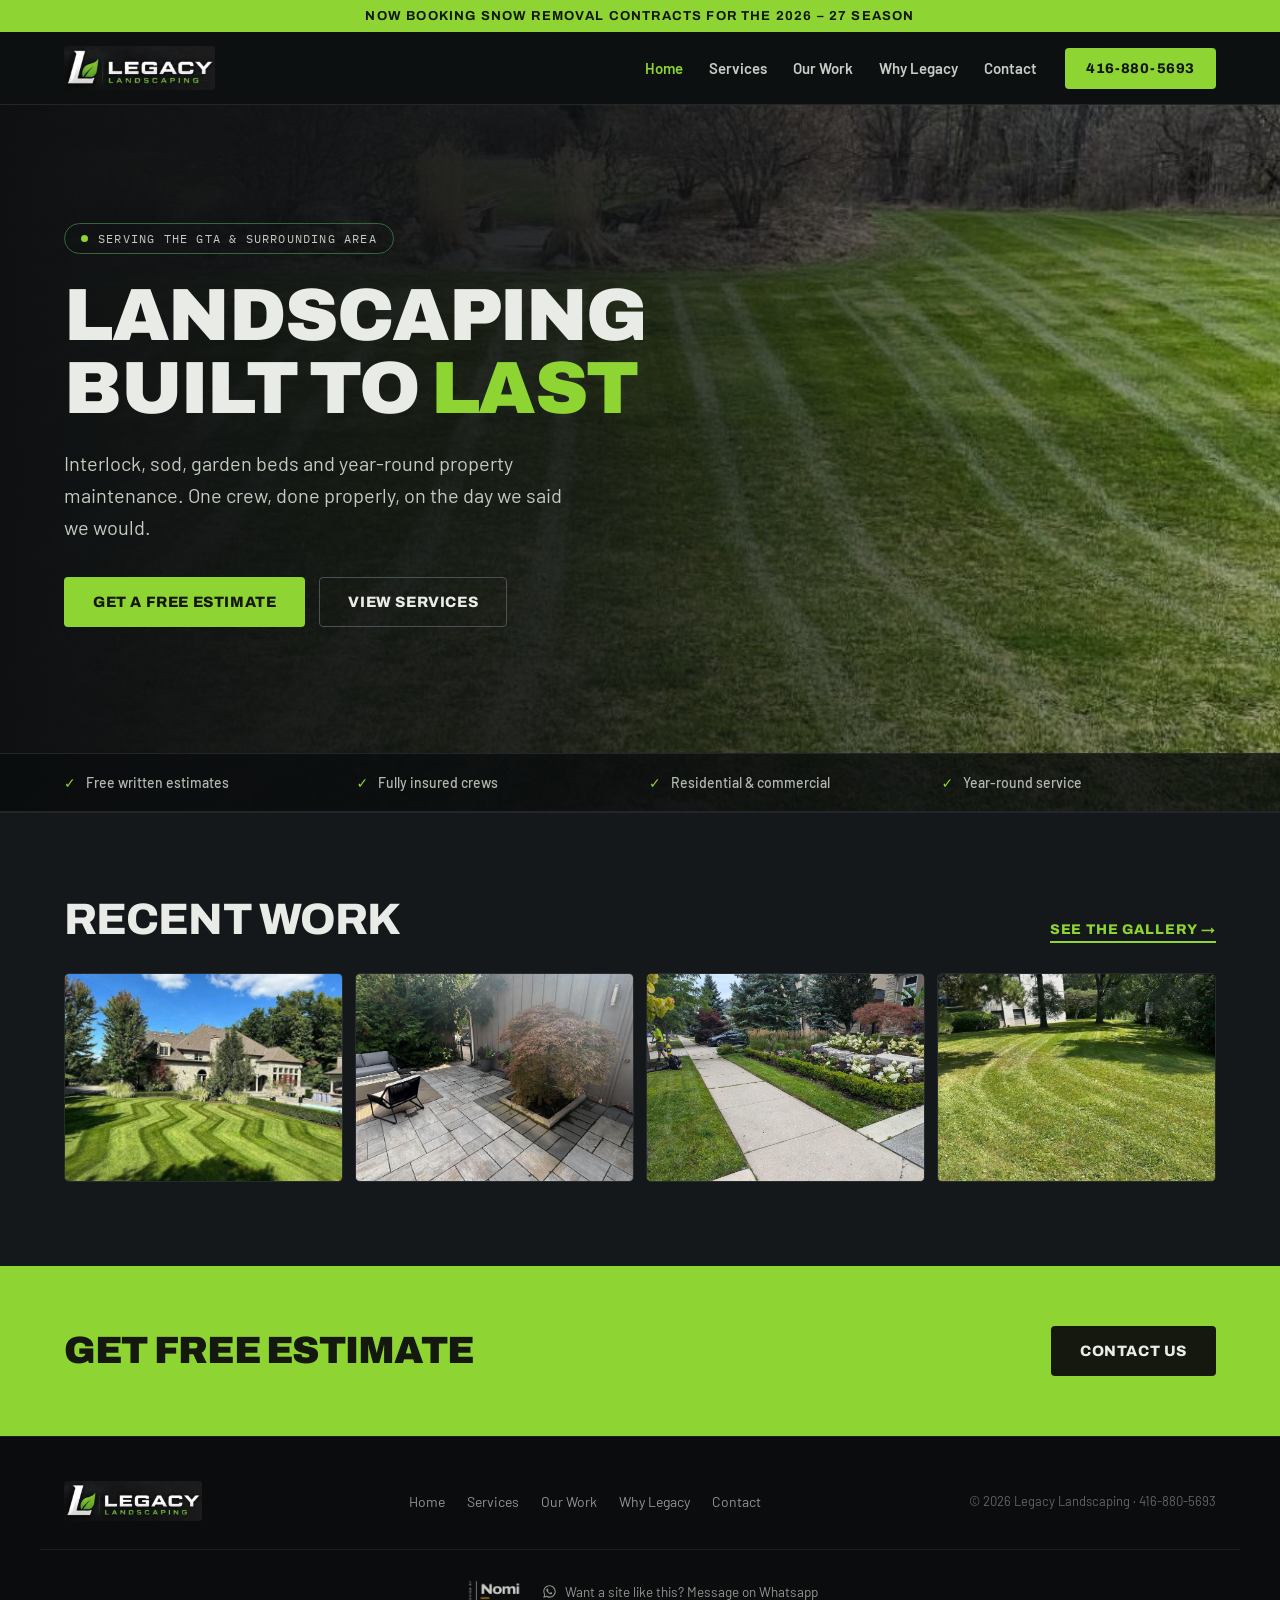
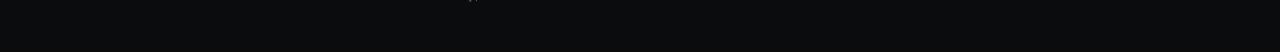
<file: index.html>
<!DOCTYPE html>
<html lang="en">
<head>
<meta charset="utf-8">
<meta name="viewport" content="width=device-width, initial-scale=1">
<title>Legacy Landscaping — Landscaping, Interlock &amp; Snow Removal</title>
<meta name="description" content="Landscaping, interlock, sod, garden beds, junk and snow removal. Free written estimates. Call 416-880-5693.">
<link rel="icon" href="assets/logo.jpg">
<link rel="preconnect" href="https://fonts.googleapis.com">
<link rel="preconnect" href="https://fonts.gstatic.com" crossorigin>
<link href="https://fonts.googleapis.com/css2?family=Archivo:wght@500;600;700;800;900&family=Barlow:wght@400;500;600;700&family=IBM+Plex+Mono:wght@400;500&display=swap" rel="stylesheet">
<link rel="stylesheet" href="style.css">
</head>
<body>
<div class="ticker">Now booking snow removal contracts for the 2026 &ndash; 27 season</div>
<header class="site-header">
    <div class="wrap header-inner">
      <a class="brand" href="index.html"><img src="assets/logo.jpg" alt="Legacy Landscaping"></a>
      <button class="nav-toggle" aria-label="Menu" aria-expanded="false">☰</button>
      <nav class="nav">
        <a href="index.html" class="is-active">Home</a>
        <a href="services.html">Services</a>
        <a href="work.html">Our Work</a>
        <a href="why.html">Why Legacy</a>
        <a href="contact.html">Contact</a>
      </nav>
      <a class="btn btn-green header-phone" href="tel:4168805693">416-880-5693</a>
    </div>
  </header>
  <section class="hero" style="background-image:url('assets/photos/hero.jpeg')">
    <div class="hero-scrim"></div>
    <div class="wrap hero-inner">
      <p class="eyebrow-pill"><span class="dot"></span> Serving the GTA &amp; surrounding area</p>
      <h1>Landscaping<br>built to <em>last</em></h1>
      <p class="lede">Interlock, sod, garden beds and year-round property maintenance. One crew, done properly, on the day we said we would.</p>
      <div class="btn-row">
        <a class="btn btn-green" href="contact.html">Get a free estimate</a>
        <a class="btn btn-ghost" href="services.html">View services</a>
      </div>
    </div>
    <div class="hero-bar">
      <div class="wrap hero-bar-inner">
        <span><b>✓</b> Free written estimates</span>
        <span><b>✓</b> Fully insured crews</span>
        <span><b>✓</b> Residential &amp; commercial</span>
        <span><b>✓</b> Year-round service</span>
      </div>
    </div>
  </section>

  <section class="band-dark2">
    <div class="wrap">
      <div class="section-head">
        <h2>Recent work</h2>
        <a class="link-arrow" href="work.html">See the gallery &rarr;</a>
      </div>
      <div class="grid-4">
        <img src="assets/photos/g1.jpeg" alt="Interlock walkway and beds" loading="lazy">
        <img src="assets/photos/g2.jpeg" alt="Weekly maintenance" loading="lazy">
        <img src="assets/photos/g3.jpeg" alt="Paver patio" loading="lazy">
        <img src="assets/photos/g5.jpeg" alt="Cleared laneway" loading="lazy">
      </div>
    </div>
  </section>

<section class="cta">
    <div class="wrap cta-inner">
      <h2>Get free estimate</h2>
      <a class="btn btn-dark" href="contact.html">Contact us</a>
    </div>
  </section>
<footer class="site-footer">
    <div class="wrap footer-inner">
      <img src="assets/logo.jpg" alt="Legacy Landscaping" class="footer-logo">
      <nav class="footer-nav">
        <a href="index.html">Home</a>
        <a href="services.html">Services</a>
        <a href="work.html">Our Work</a>
        <a href="why.html">Why Legacy</a>
        <a href="contact.html">Contact</a>
      </nav>
      <div class="footer-meta">&copy; 2026 Legacy Landscaping &middot; <a href="tel:4168805693">416-880-5693</a></div>
    </div>
    <div class="wrap nomi-credit">
      <a href="https://wa.me/14167703635" target="_blank" rel="noopener">
        <img src="assets/design-by-nomi.png" alt="Design By Nomi">
        <span class="nomi-wa"><svg viewBox="0 0 24 24" width="15" height="15" fill="currentColor" aria-hidden="true"><path d="M12.04 2C6.58 2 2.13 6.45 2.13 11.91c0 1.75.46 3.46 1.32 4.97L2 22l5.25-1.38a9.87 9.87 0 0 0 4.79 1.22c5.46 0 9.91-4.45 9.91-9.91C21.95 6.45 17.5 2 12.04 2Zm0 18.02c-1.5 0-2.97-.4-4.25-1.16l-.3-.18-3.12.82.83-3.04-.2-.31a8.2 8.2 0 0 1-1.26-4.36c0-4.54 3.7-8.24 8.25-8.24 2.2 0 4.27.86 5.82 2.42a8.19 8.19 0 0 1 2.42 5.83c0 4.54-3.7 8.22-8.19 8.22Zm4.52-6.16c-.25-.12-1.52-.75-1.76-.84-.24-.09-.41-.13-.58.13-.17.25-.67.84-.82 1.01-.15.17-.3.19-.55.06a6.7 6.7 0 0 1-1.98-1.22 7.4 7.4 0 0 1-1.37-1.7c-.14-.25-.02-.39.11-.51.12-.12.25-.29.38-.44.12-.15.17-.25.25-.42.08-.17.04-.31-.02-.44-.06-.12-.56-1.39-.77-1.9-.2-.5-.41-.43-.56-.44h-.48c-.17 0-.44.06-.67.31-.23.25-.88.86-.88 2.1 0 1.23.9 2.42 1.02 2.59.12.17 1.74 2.79 4.22 3.81 1.66.68 2.06.6 2.44.56.38-.04 1.22-.5 1.4-.98.17-.48.17-.89.12-.98-.05-.08-.19-.14-.44-.26Z"/></svg> Want a site like this? Message on Whatsapp</span>
      </a>
    </div>
  </footer>
<script src="script.js"></script>
</body>
</html>
</file>
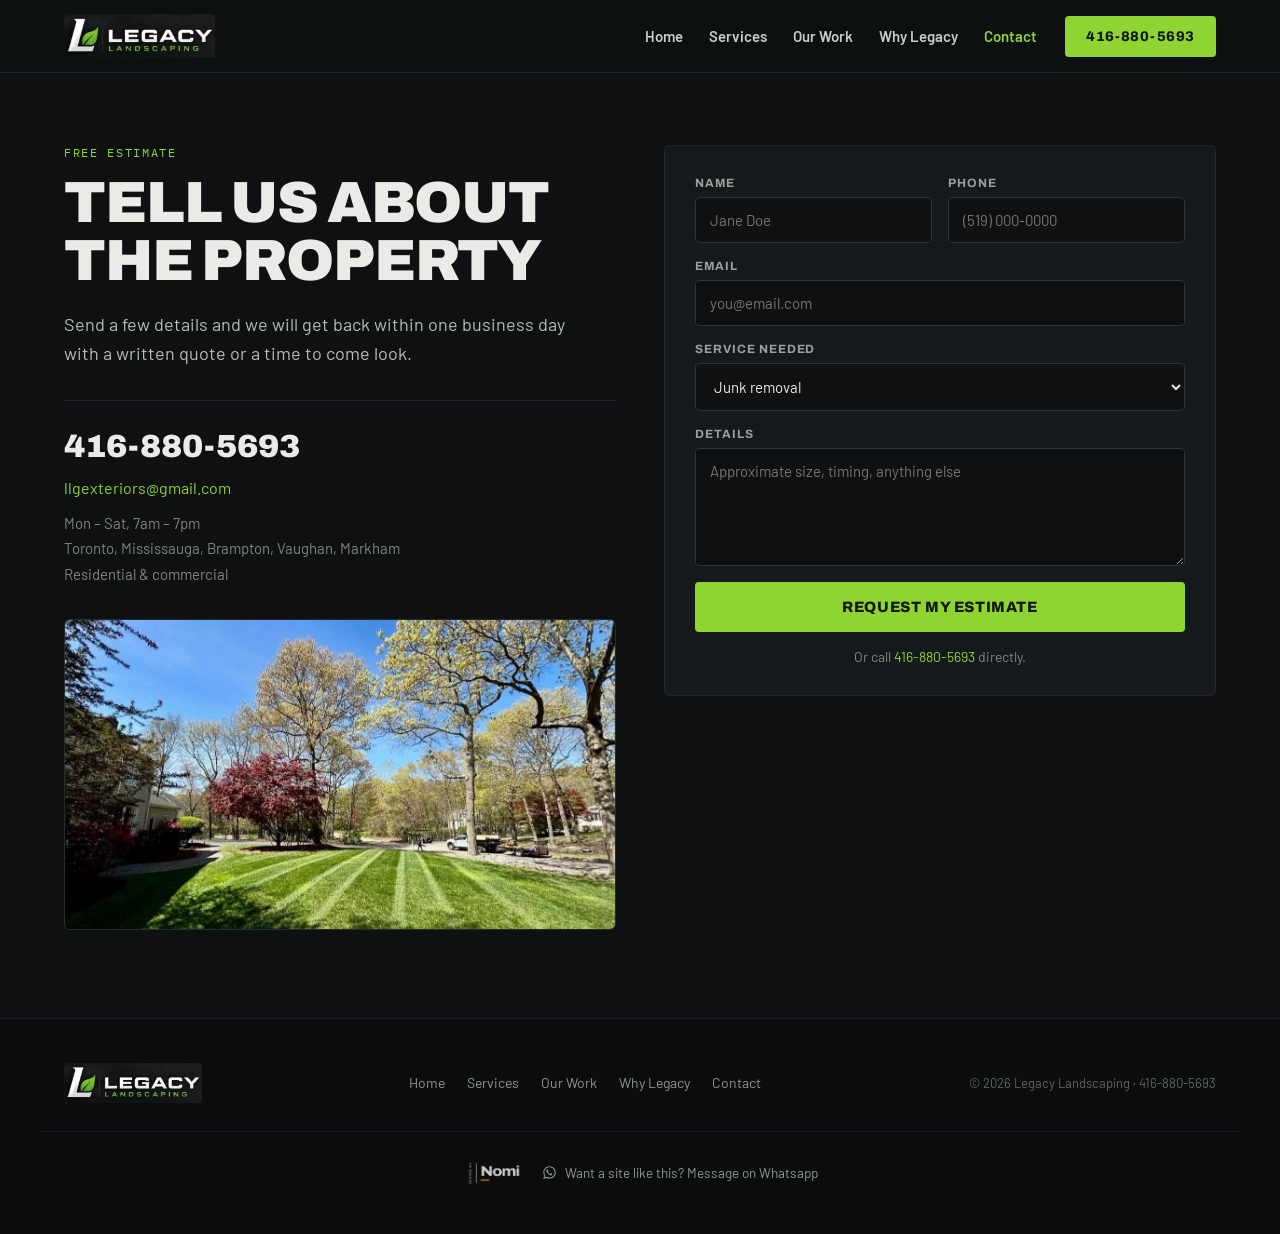
<file: contact.html>
<!DOCTYPE html>
<html lang="en">
<head>
<meta charset="utf-8">
<meta name="viewport" content="width=device-width, initial-scale=1">
<title>Contact — Legacy Landscaping</title>
<meta name="description" content="Free written estimates within one business day. Call 416-880-5693 or send the form.">
<link rel="icon" href="assets/logo.jpg">
<link rel="preconnect" href="https://fonts.googleapis.com">
<link rel="preconnect" href="https://fonts.gstatic.com" crossorigin>
<link href="https://fonts.googleapis.com/css2?family=Archivo:wght@500;600;700;800;900&family=Barlow:wght@400;500;600;700&family=IBM+Plex+Mono:wght@400;500&display=swap" rel="stylesheet">
<link rel="stylesheet" href="style.css">
</head>
<body>
<header class="site-header">
    <div class="wrap header-inner">
      <a class="brand" href="index.html"><img src="assets/logo.jpg" alt="Legacy Landscaping"></a>
      <button class="nav-toggle" aria-label="Menu" aria-expanded="false">☰</button>
      <nav class="nav">
        <a href="index.html">Home</a>
        <a href="services.html">Services</a>
        <a href="work.html">Our Work</a>
        <a href="why.html">Why Legacy</a>
        <a href="contact.html" class="is-active">Contact</a>
      </nav>
      <a class="btn btn-green header-phone" href="tel:4168805693">416-880-5693</a>
    </div>
  </header>
  <section class="band-dark contact">
    <div class="wrap two-col">
      <div>
        <p class="eyebrow">Free estimate</p>
        <h1>Tell us about<br>the property</h1>
        <p class="lede">Send a few details and we will get back within one business day with a written quote or a time to come look.</p>
        <div class="contact-details">
          <a class="big-phone" href="tel:4168805693">416-880-5693</a>
          <a href="mailto:llgexteriors@gmail.com">llgexteriors@gmail.com</a>
          <p>Mon &ndash; Sat, 7am &ndash; 7pm<br>Toronto, Mississauga, Brampton, Vaughan, Markham<br>Residential &amp; commercial</p>
        </div>
        <img class="contact-photo" src="assets/photos/p25.jpeg" alt="Finished lawn maintenance" loading="lazy">
      </div>
      <form class="quote-form" action="https://formsubmit.co/llgexteriors@gmail.com" method="POST">
        <div class="field-row">
          <label>Name<input type="text" name="name" placeholder="Jane Doe" required></label>
          <label>Phone<input type="tel" name="phone" placeholder="(519) 000-0000" required></label>
        </div>
        <label>Email<input type="email" name="email" placeholder="you@email.com"></label>
        <label>Service needed
          <select name="service">
            <option>Junk removal</option>
            <option>Snow removal</option>
            <option>Lawn maintenance</option>
            <option>Sod installation</option>
            <option>Mulch &amp; garden beds</option>
            <option>Interlock &amp; pavers</option>
            <option>More than one / not sure</option>
          </select>
        </label>
        <label>Details<textarea name="details" rows="5" placeholder="Approximate size, timing, anything else"></textarea></label>
        <button type="submit" class="btn btn-green btn-block">Request my estimate</button>
        <p class="form-note">Or call <a href="tel:4168805693">416-880-5693</a> directly.</p>
      </form>
    </div>
  </section>
<footer class="site-footer">
    <div class="wrap footer-inner">
      <img src="assets/logo.jpg" alt="Legacy Landscaping" class="footer-logo">
      <nav class="footer-nav">
        <a href="index.html">Home</a>
        <a href="services.html">Services</a>
        <a href="work.html">Our Work</a>
        <a href="why.html">Why Legacy</a>
        <a href="contact.html">Contact</a>
      </nav>
      <div class="footer-meta">&copy; 2026 Legacy Landscaping &middot; <a href="tel:4168805693">416-880-5693</a></div>
    </div>
    <div class="wrap nomi-credit">
      <a href="https://wa.me/14167703635" target="_blank" rel="noopener">
        <img src="assets/design-by-nomi.png" alt="Design By Nomi">
        <span class="nomi-wa"><svg viewBox="0 0 24 24" width="15" height="15" fill="currentColor" aria-hidden="true"><path d="M12.04 2C6.58 2 2.13 6.45 2.13 11.91c0 1.75.46 3.46 1.32 4.97L2 22l5.25-1.38a9.87 9.87 0 0 0 4.79 1.22c5.46 0 9.91-4.45 9.91-9.91C21.95 6.45 17.5 2 12.04 2Zm0 18.02c-1.5 0-2.97-.4-4.25-1.16l-.3-.18-3.12.82.83-3.04-.2-.31a8.2 8.2 0 0 1-1.26-4.36c0-4.54 3.7-8.24 8.25-8.24 2.2 0 4.27.86 5.82 2.42a8.19 8.19 0 0 1 2.42 5.83c0 4.54-3.7 8.22-8.19 8.22Zm4.52-6.16c-.25-.12-1.52-.75-1.76-.84-.24-.09-.41-.13-.58.13-.17.25-.67.84-.82 1.01-.15.17-.3.19-.55.06a6.7 6.7 0 0 1-1.98-1.22 7.4 7.4 0 0 1-1.37-1.7c-.14-.25-.02-.39.11-.51.12-.12.25-.29.38-.44.12-.15.17-.25.25-.42.08-.17.04-.31-.02-.44-.06-.12-.56-1.39-.77-1.9-.2-.5-.41-.43-.56-.44h-.48c-.17 0-.44.06-.67.31-.23.25-.88.86-.88 2.1 0 1.23.9 2.42 1.02 2.59.12.17 1.74 2.79 4.22 3.81 1.66.68 2.06.6 2.44.56.38-.04 1.22-.5 1.4-.98.17-.48.17-.89.12-.98-.05-.08-.19-.14-.44-.26Z"/></svg> Want a site like this? Message on Whatsapp</span>
      </a>
    </div>
  </footer>
<script src="script.js"></script>
</body>
</html>
</file>
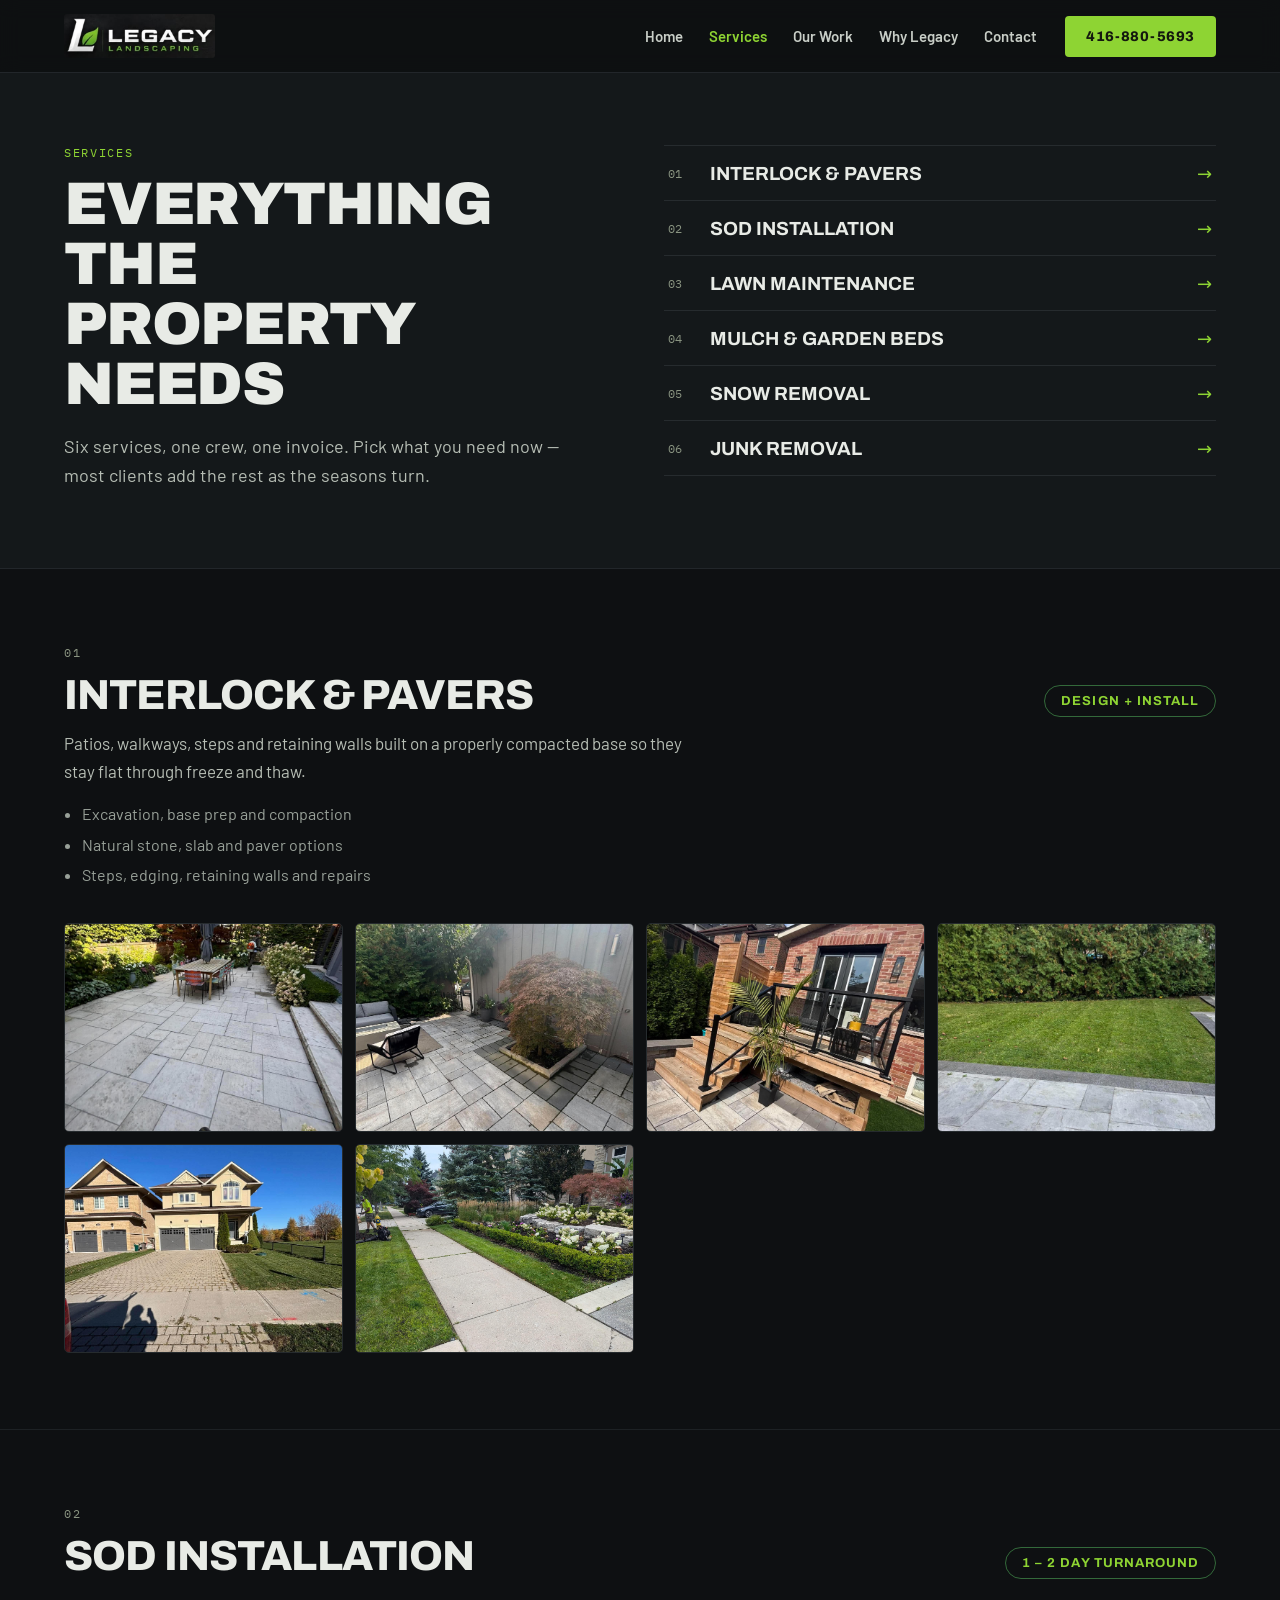
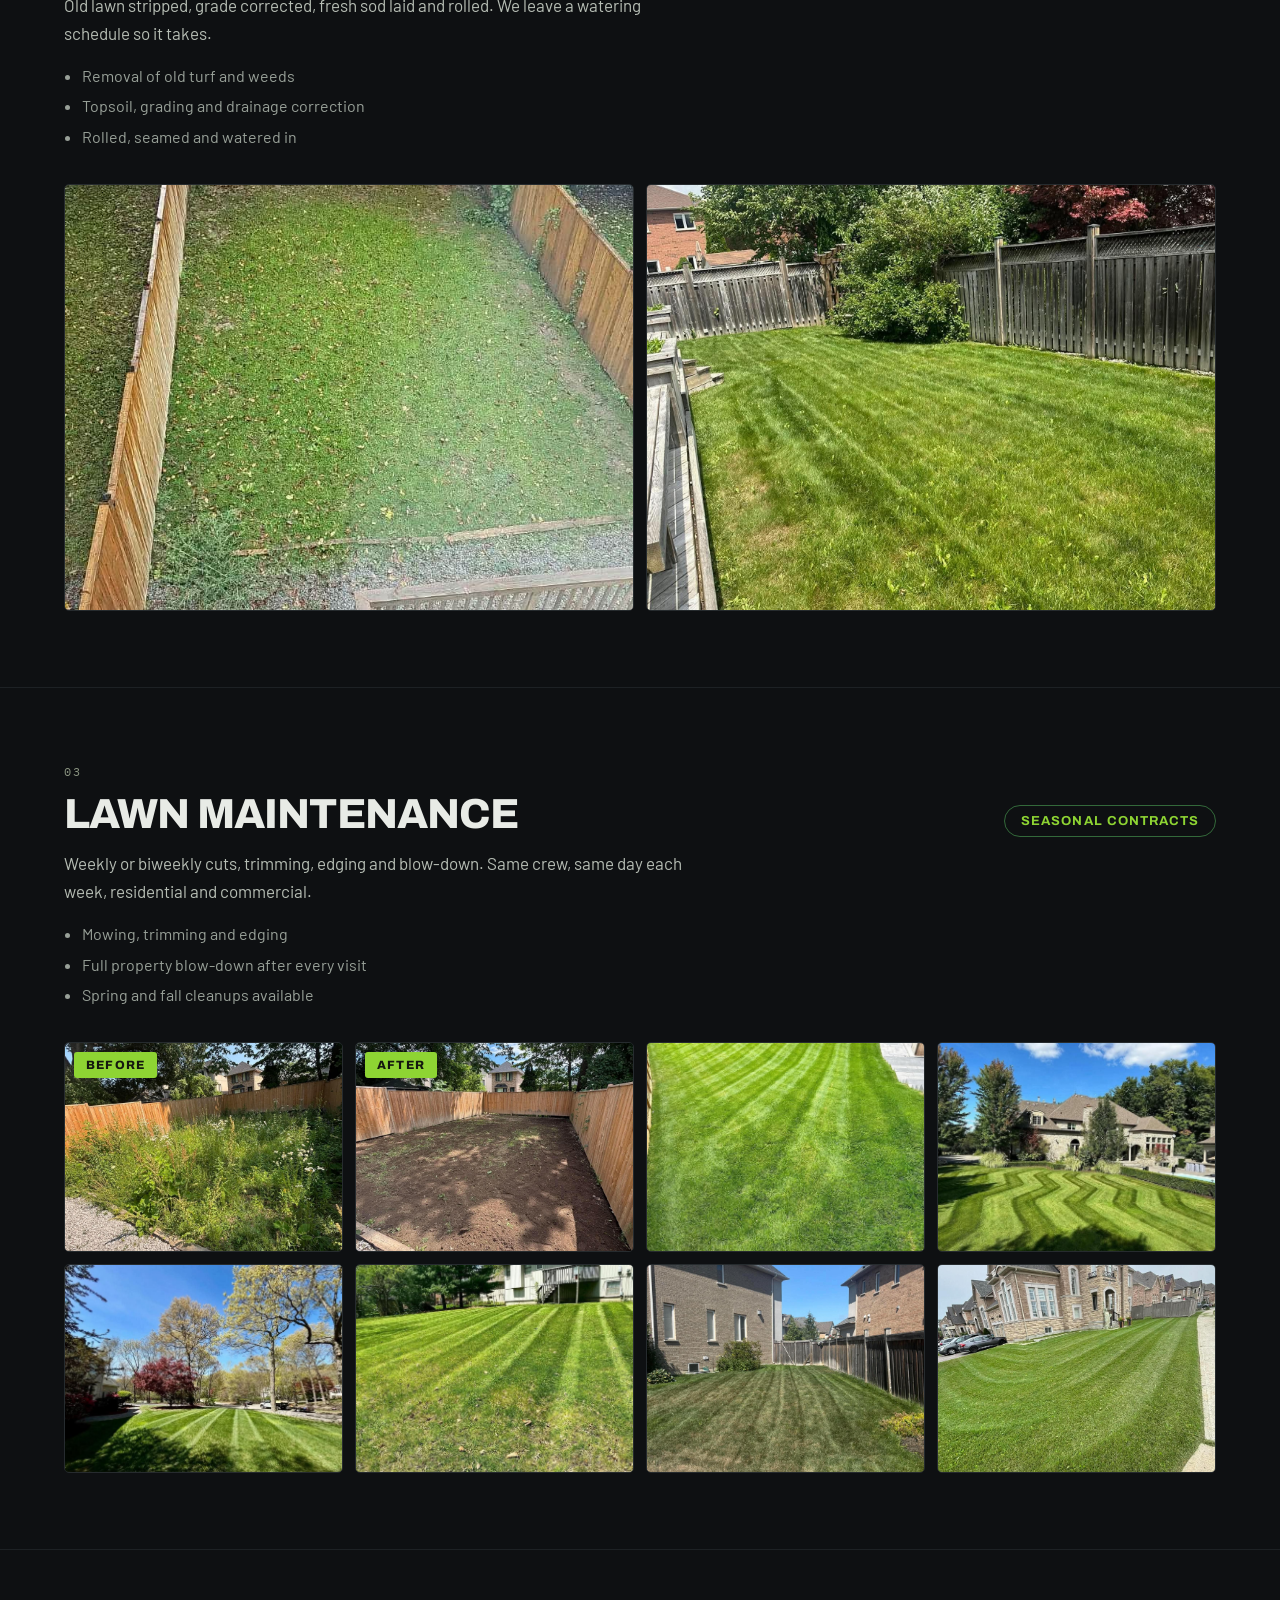
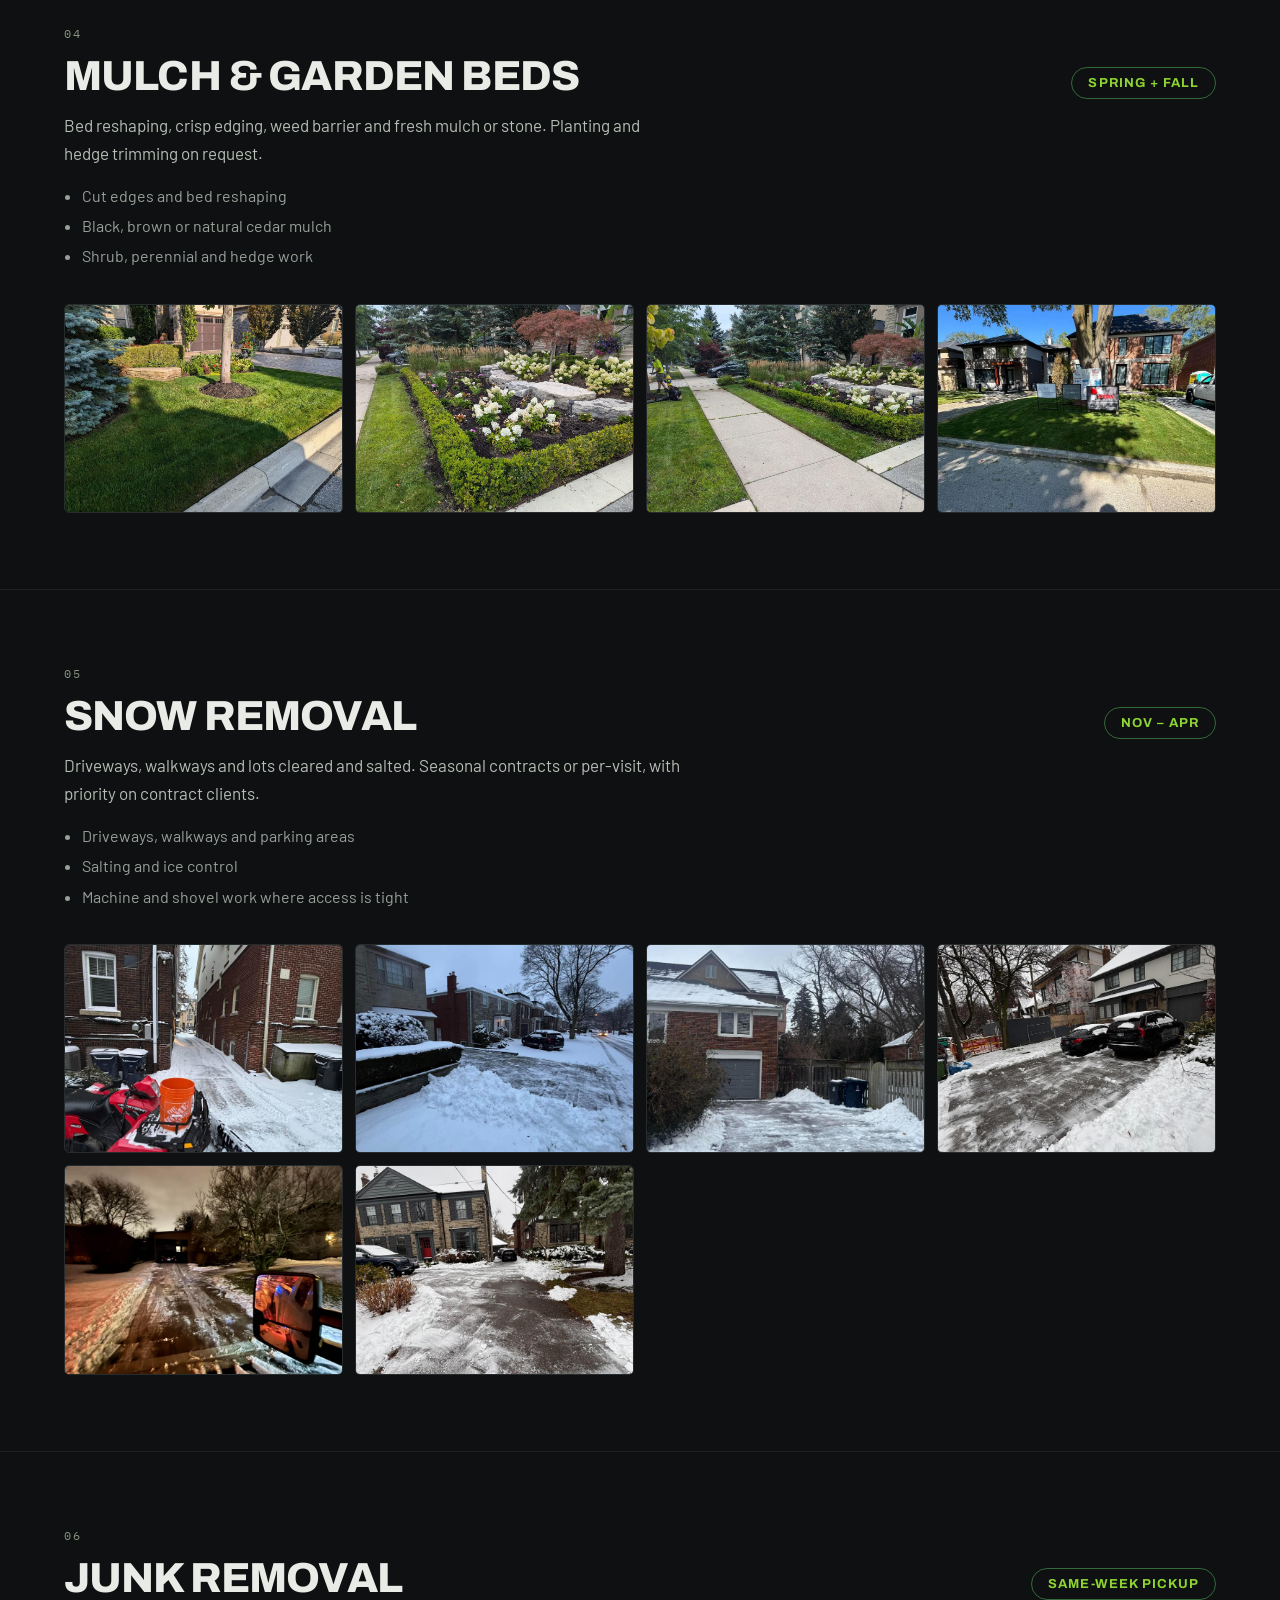
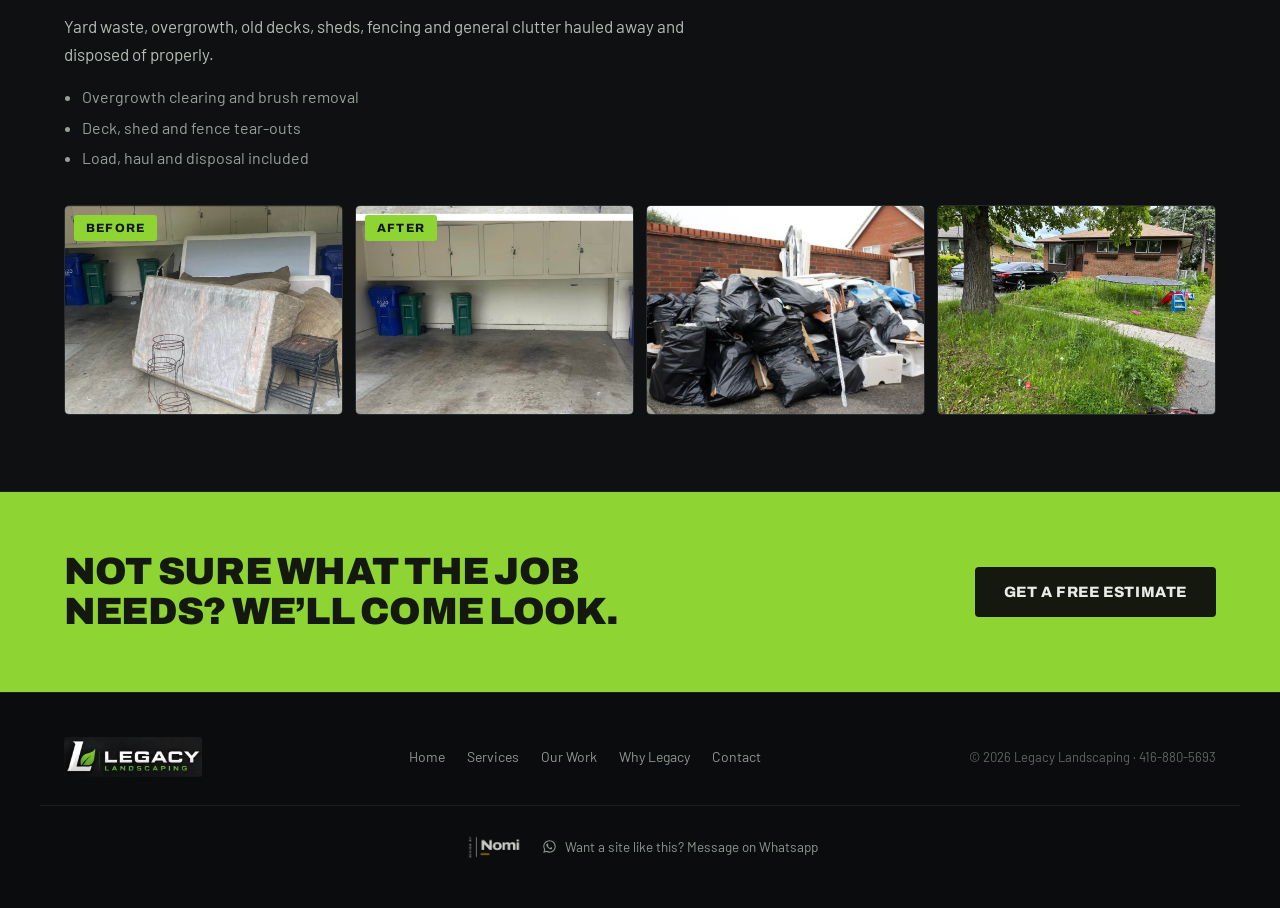
<file: services.html>
<!DOCTYPE html>
<html lang="en">
<head>
<meta charset="utf-8">
<meta name="viewport" content="width=device-width, initial-scale=1">
<title>Services — Legacy Landscaping</title>
<meta name="description" content="Interlock and pavers, sod installation, lawn maintenance, mulch and garden beds, snow removal and junk removal.">
<link rel="icon" href="assets/logo.jpg">
<link rel="preconnect" href="https://fonts.googleapis.com">
<link rel="preconnect" href="https://fonts.gstatic.com" crossorigin>
<link href="https://fonts.googleapis.com/css2?family=Archivo:wght@500;600;700;800;900&family=Barlow:wght@400;500;600;700&family=IBM+Plex+Mono:wght@400;500&display=swap" rel="stylesheet">
<link rel="stylesheet" href="style.css">
</head>
<body>
<header class="site-header">
    <div class="wrap header-inner">
      <a class="brand" href="index.html"><img src="assets/logo.jpg" alt="Legacy Landscaping"></a>
      <button class="nav-toggle" aria-label="Menu" aria-expanded="false">☰</button>
      <nav class="nav">
        <a href="index.html">Home</a>
        <a href="services.html" class="is-active">Services</a>
        <a href="work.html">Our Work</a>
        <a href="why.html">Why Legacy</a>
        <a href="contact.html">Contact</a>
      </nav>
      <a class="btn btn-green header-phone" href="tel:4168805693">416-880-5693</a>
    </div>
  </header>
  <section class="page-head">
    <div class="wrap two-col">
      <div>
        <p class="eyebrow">Services</p>
        <h1>Everything the<br>property needs</h1>
        <p class="lede">Six services, one crew, one invoice. Pick what you need now &mdash; most clients add the rest as the seasons turn.</p>
      </div>
      <ol class="jump-list">
        <li><a href="#interlock"><span class="num">01</span><span class="name">Interlock &amp; Pavers</span><span class="arrow">&rarr;</span></a></li>
        <li><a href="#sod"><span class="num">02</span><span class="name">Sod Installation</span><span class="arrow">&rarr;</span></a></li>
        <li><a href="#lawn"><span class="num">03</span><span class="name">Lawn Maintenance</span><span class="arrow">&rarr;</span></a></li>
        <li><a href="#mulch"><span class="num">04</span><span class="name">Mulch &amp; Garden Beds</span><span class="arrow">&rarr;</span></a></li>
        <li><a href="#snow"><span class="num">05</span><span class="name">Snow Removal</span><span class="arrow">&rarr;</span></a></li>
        <li><a href="#junk"><span class="num">06</span><span class="name">Junk Removal</span><span class="arrow">&rarr;</span></a></li>
      </ol>
    </div>
  </section>

  <section class="service" id="interlock">
    <div class="wrap">
      <div class="service-head">
        <div>
          <p class="eyebrow eyebrow-mute">01</p>
          <h2>Interlock &amp; Pavers</h2>
        </div>
        <span class="pill">Design + install</span>
      </div>
      <p class="service-body">Patios, walkways, steps and retaining walls built on a properly compacted base so they stay flat through freeze and thaw.</p>
      <ul class="service-points">
        <li>Excavation, base prep and compaction</li>
        <li>Natural stone, slab and paver options</li>
        <li>Steps, edging, retaining walls and repairs</li>
      </ul>
      <div class="grid-photos">
        <figure><img src="assets/photos/interlock.jpeg" alt="Interlock and Pavers" loading="lazy"></figure>
        <figure><img src="assets/photos/p12.jpeg" alt="Interlock and Pavers" loading="lazy"></figure>
        <figure><img src="assets/photos/p22.jpeg" alt="Interlock and Pavers" loading="lazy"></figure>
        <figure><img src="assets/photos/p16.jpeg" alt="Interlock and Pavers" loading="lazy"></figure>
        <figure><img src="assets/photos/p11.jpeg" alt="Interlock and Pavers" loading="lazy"></figure>
        <figure><img src="assets/photos/p43.jpeg" alt="Interlock and Pavers" loading="lazy"></figure>
      </div>
    </div>
  </section>

  <section class="service" id="sod">
    <div class="wrap">
      <div class="service-head">
        <div>
          <p class="eyebrow eyebrow-mute">02</p>
          <h2>Sod Installation</h2>
        </div>
        <span class="pill">1 &ndash; 2 day turnaround</span>
      </div>
      <p class="service-body">Old lawn stripped, grade corrected, fresh sod laid and rolled. We leave a watering schedule so it takes.</p>
      <ul class="service-points">
        <li>Removal of old turf and weeds</li>
        <li>Topsoil, grading and drainage correction</li>
        <li>Rolled, seamed and watered in</li>
      </ul>
      <div class="grid-photos">
        <figure><img src="assets/photos/p14.jpeg" alt="Sod Installation" loading="lazy"></figure>
        <figure><img src="assets/photos/p51.jpeg" alt="Sod Installation" loading="lazy"></figure>
      </div>
    </div>
  </section>

  <section class="service" id="lawn">
    <div class="wrap">
      <div class="service-head">
        <div>
          <p class="eyebrow eyebrow-mute">03</p>
          <h2>Lawn Maintenance</h2>
        </div>
        <span class="pill">Seasonal contracts</span>
      </div>
      <p class="service-body">Weekly or biweekly cuts, trimming, edging and blow-down. Same crew, same day each week, residential and commercial.</p>
      <ul class="service-points">
        <li>Mowing, trimming and edging</li>
        <li>Full property blow-down after every visit</li>
        <li>Spring and fall cleanups available</li>
      </ul>
      <div class="grid-photos">
        <figure class="has-cap"><img src="assets/photos/p57.jpeg" alt="Lawn Maintenance" loading="lazy"><figcaption>Before</figcaption></figure>
        <figure class="has-cap"><img src="assets/photos/p56.jpeg" alt="Lawn Maintenance" loading="lazy"><figcaption>After</figcaption></figure>
        <figure><img src="assets/photos/p28.jpeg" alt="Lawn Maintenance" loading="lazy"></figure>
        <figure><img src="assets/photos/p24.jpeg" alt="Lawn Maintenance" loading="lazy"></figure>
        <figure><img src="assets/photos/p25.jpeg" alt="Lawn Maintenance" loading="lazy"></figure>
        <figure><img src="assets/photos/p35.jpeg" alt="Lawn Maintenance" loading="lazy"></figure>
        <figure><img src="assets/photos/p30.jpeg" alt="Lawn Maintenance" loading="lazy"></figure>
        <figure><img src="assets/photos/p42.jpeg" alt="Lawn Maintenance" loading="lazy"></figure>
      </div>
    </div>
  </section>

  <section class="service" id="mulch">
    <div class="wrap">
      <div class="service-head">
        <div>
          <p class="eyebrow eyebrow-mute">04</p>
          <h2>Mulch &amp; Garden Beds</h2>
        </div>
        <span class="pill">Spring + fall</span>
      </div>
      <p class="service-body">Bed reshaping, crisp edging, weed barrier and fresh mulch or stone. Planting and hedge trimming on request.</p>
      <ul class="service-points">
        <li>Cut edges and bed reshaping</li>
        <li>Black, brown or natural cedar mulch</li>
        <li>Shrub, perennial and hedge work</li>
      </ul>
      <div class="grid-photos">
        <figure><img src="assets/photos/p40.jpeg" alt="Mulch and Garden Beds" loading="lazy"></figure>
        <figure><img src="assets/photos/p41.jpeg" alt="Mulch and Garden Beds" loading="lazy"></figure>
        <figure><img src="assets/photos/p43.jpeg" alt="Mulch and Garden Beds" loading="lazy"></figure>
        <figure><img src="assets/photos/p21.jpeg" alt="Mulch and Garden Beds" loading="lazy"></figure>
      </div>
    </div>
  </section>

  <section class="service" id="snow">
    <div class="wrap">
      <div class="service-head">
        <div>
          <p class="eyebrow eyebrow-mute">05</p>
          <h2>Snow Removal</h2>
        </div>
        <span class="pill">Nov &ndash; Apr</span>
      </div>
      <p class="service-body">Driveways, walkways and lots cleared and salted. Seasonal contracts or per-visit, with priority on contract clients.</p>
      <ul class="service-points">
        <li>Driveways, walkways and parking areas</li>
        <li>Salting and ice control</li>
        <li>Machine and shovel work where access is tight</li>
      </ul>
      <div class="grid-photos">
        <figure><img src="assets/photos/p9.jpeg" alt="Snow Removal" loading="lazy"></figure>
        <figure><img src="assets/photos/p1.jpeg" alt="Snow Removal" loading="lazy"></figure>
        <figure><img src="assets/photos/p0.jpeg" alt="Snow Removal" loading="lazy"></figure>
        <figure><img src="assets/photos/p4.jpeg" alt="Snow Removal" loading="lazy"></figure>
        <figure><img src="assets/photos/p6.jpeg" alt="Snow Removal" loading="lazy"></figure>
        <figure><img src="assets/photos/p8.jpeg" alt="Snow Removal" loading="lazy"></figure>
      </div>
    </div>
  </section>

  <section class="service" id="junk">
    <div class="wrap">
      <div class="service-head">
        <div>
          <p class="eyebrow eyebrow-mute">06</p>
          <h2>Junk Removal</h2>
        </div>
        <span class="pill">Same-week pickup</span>
      </div>
      <p class="service-body">Yard waste, overgrowth, old decks, sheds, fencing and general clutter hauled away and disposed of properly.</p>
      <ul class="service-points">
        <li>Overgrowth clearing and brush removal</li>
        <li>Deck, shed and fence tear-outs</li>
        <li>Load, haul and disposal included</li>
      </ul>
      <div class="grid-photos">
        <figure class="has-cap"><img src="assets/photos/junk-before.jpg" alt="Garage full of old furniture before junk removal" loading="lazy"><figcaption>Before</figcaption></figure>
        <figure class="has-cap"><img src="assets/photos/junk-after.jpg" alt="Same garage cleared out after junk removal" loading="lazy"><figcaption>After</figcaption></figure>
        <figure><img src="assets/photos/junk-pile.jpg" alt="Renovation debris and bagged waste ready for pickup" loading="lazy"></figure>
        <figure><img src="assets/photos/p59.jpeg" alt="Junk Removal" loading="lazy"></figure>
      </div>
    </div>
  </section>

<section class="cta">
    <div class="wrap cta-inner">
      <h2>Not sure what the job needs? We&rsquo;ll come look.</h2>
      <a class="btn btn-dark" href="contact.html">Get a free estimate</a>
    </div>
  </section>
<footer class="site-footer">
    <div class="wrap footer-inner">
      <img src="assets/logo.jpg" alt="Legacy Landscaping" class="footer-logo">
      <nav class="footer-nav">
        <a href="index.html">Home</a>
        <a href="services.html">Services</a>
        <a href="work.html">Our Work</a>
        <a href="why.html">Why Legacy</a>
        <a href="contact.html">Contact</a>
      </nav>
      <div class="footer-meta">&copy; 2026 Legacy Landscaping &middot; <a href="tel:4168805693">416-880-5693</a></div>
    </div>
    <div class="wrap nomi-credit">
      <a href="https://wa.me/14167703635" target="_blank" rel="noopener">
        <img src="assets/design-by-nomi.png" alt="Design By Nomi">
        <span class="nomi-wa"><svg viewBox="0 0 24 24" width="15" height="15" fill="currentColor" aria-hidden="true"><path d="M12.04 2C6.58 2 2.13 6.45 2.13 11.91c0 1.75.46 3.46 1.32 4.97L2 22l5.25-1.38a9.87 9.87 0 0 0 4.79 1.22c5.46 0 9.91-4.45 9.91-9.91C21.95 6.45 17.5 2 12.04 2Zm0 18.02c-1.5 0-2.97-.4-4.25-1.16l-.3-.18-3.12.82.83-3.04-.2-.31a8.2 8.2 0 0 1-1.26-4.36c0-4.54 3.7-8.24 8.25-8.24 2.2 0 4.27.86 5.82 2.42a8.19 8.19 0 0 1 2.42 5.83c0 4.54-3.7 8.22-8.19 8.22Zm4.52-6.16c-.25-.12-1.52-.75-1.76-.84-.24-.09-.41-.13-.58.13-.17.25-.67.84-.82 1.01-.15.17-.3.19-.55.06a6.7 6.7 0 0 1-1.98-1.22 7.4 7.4 0 0 1-1.37-1.7c-.14-.25-.02-.39.11-.51.12-.12.25-.29.38-.44.12-.15.17-.25.25-.42.08-.17.04-.31-.02-.44-.06-.12-.56-1.39-.77-1.9-.2-.5-.41-.43-.56-.44h-.48c-.17 0-.44.06-.67.31-.23.25-.88.86-.88 2.1 0 1.23.9 2.42 1.02 2.59.12.17 1.74 2.79 4.22 3.81 1.66.68 2.06.6 2.44.56.38-.04 1.22-.5 1.4-.98.17-.48.17-.89.12-.98-.05-.08-.19-.14-.44-.26Z"/></svg> Want a site like this? Message on Whatsapp</span>
      </a>
    </div>
  </footer>
<script src="script.js"></script>
</body>
</html>
</file>
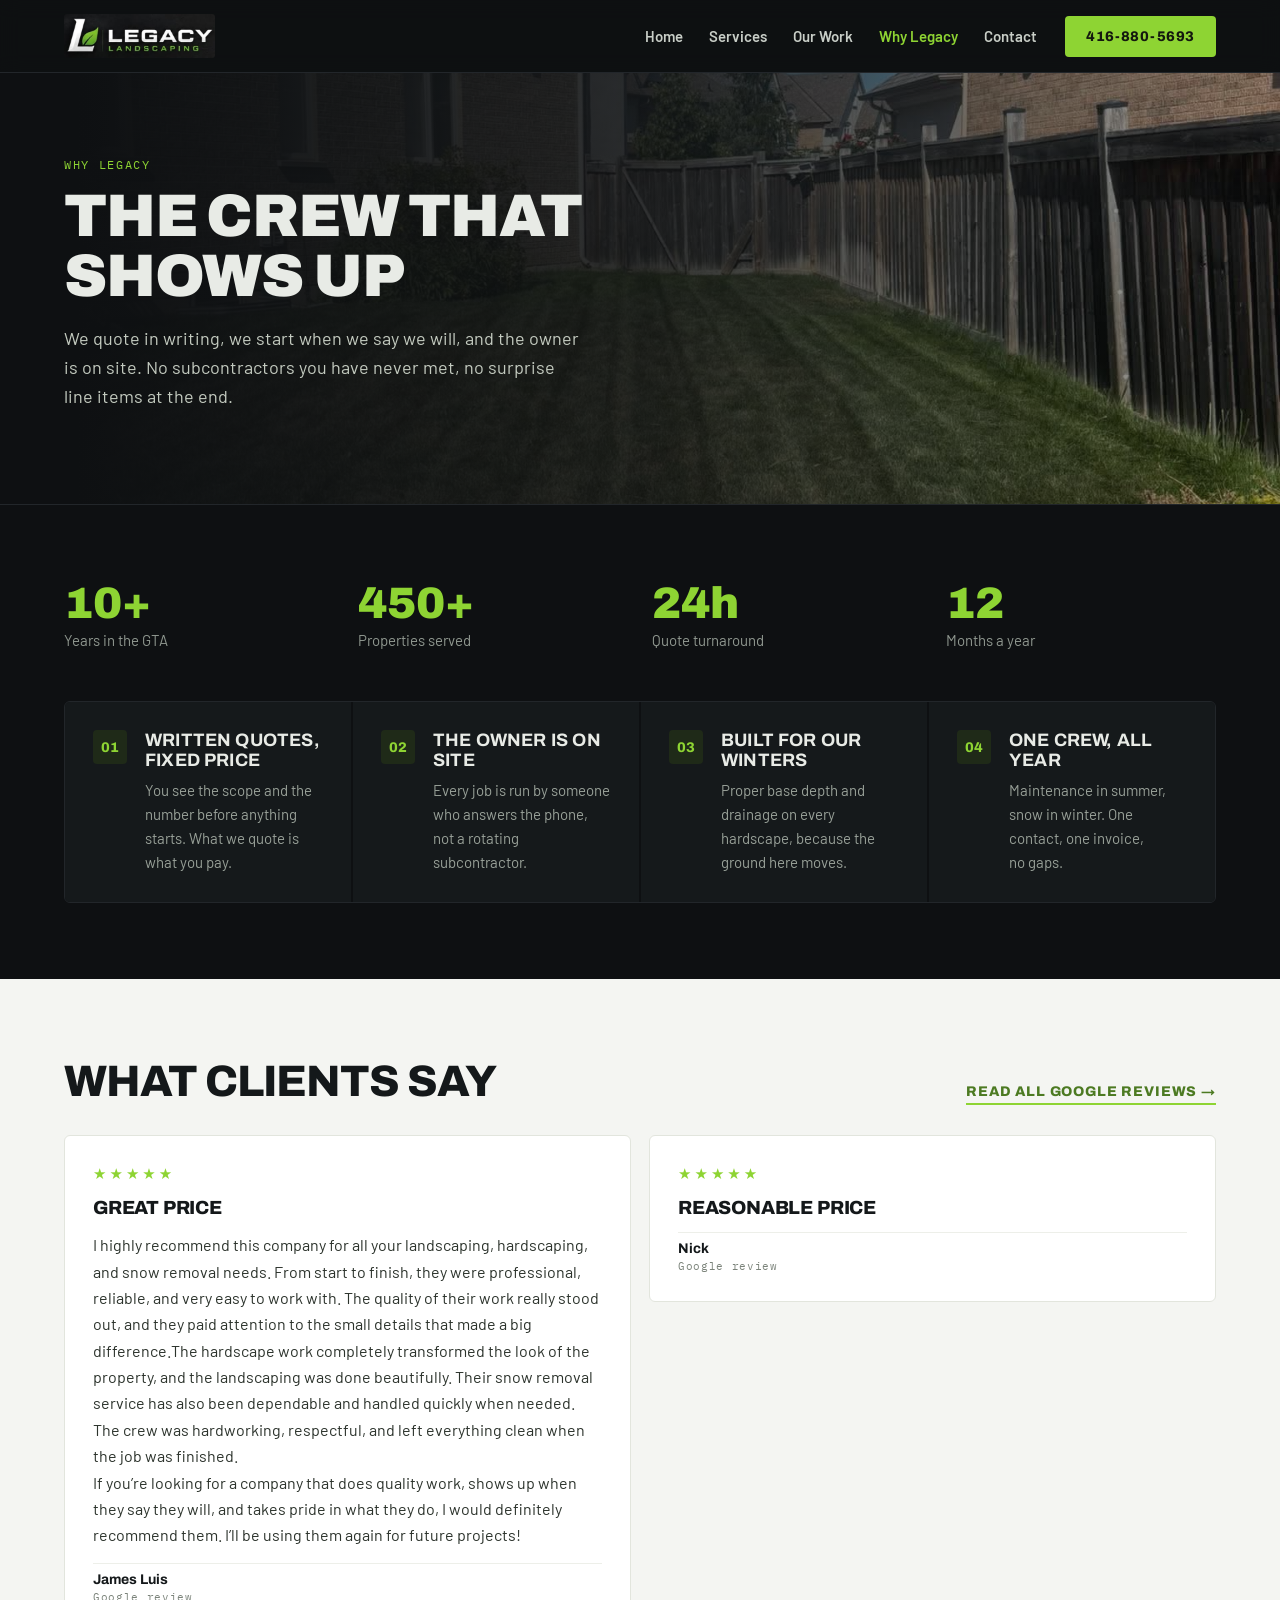
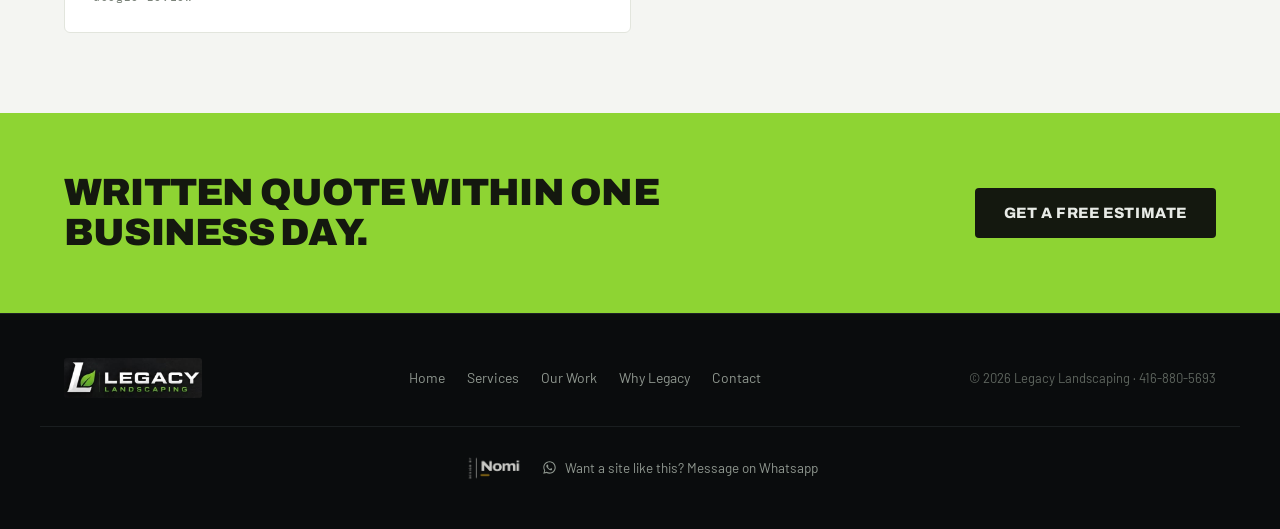
<file: why.html>
<!DOCTYPE html>
<html lang="en">
<head>
<meta charset="utf-8">
<meta name="viewport" content="width=device-width, initial-scale=1">
<title>Why Legacy — Legacy Landscaping</title>
<meta name="description" content="Written quotes, fixed prices, the owner on site, and one crew all year.">
<link rel="icon" href="assets/logo.jpg">
<link rel="preconnect" href="https://fonts.googleapis.com">
<link rel="preconnect" href="https://fonts.gstatic.com" crossorigin>
<link href="https://fonts.googleapis.com/css2?family=Archivo:wght@500;600;700;800;900&family=Barlow:wght@400;500;600;700&family=IBM+Plex+Mono:wght@400;500&display=swap" rel="stylesheet">
<link rel="stylesheet" href="style.css">
</head>
<body>
<header class="site-header">
    <div class="wrap header-inner">
      <a class="brand" href="index.html"><img src="assets/logo.jpg" alt="Legacy Landscaping"></a>
      <button class="nav-toggle" aria-label="Menu" aria-expanded="false">☰</button>
      <nav class="nav">
        <a href="index.html">Home</a>
        <a href="services.html">Services</a>
        <a href="work.html">Our Work</a>
        <a href="why.html" class="is-active">Why Legacy</a>
        <a href="contact.html">Contact</a>
      </nav>
      <a class="btn btn-green header-phone" href="tel:4168805693">416-880-5693</a>
    </div>
  </header>
  <section class="page-head page-head-photo" style="background-image:url('assets/photos/p30.jpeg')">
    <div class="hero-scrim"></div>
    <div class="wrap page-head-inner">
      <p class="eyebrow">Why Legacy</p>
      <h1>The crew that<br>shows up</h1>
      <p class="lede">We quote in writing, we start when we say we will, and the owner is on site. No subcontractors you have never met, no surprise line items at the end.</p>
    </div>
  </section>

  <section class="band-dark">
    <div class="wrap">
      <div class="stats">
        <div><b>10+</b><span>Years in the GTA</span></div>
        <div><b>450+</b><span>Properties served</span></div>
        <div><b>24h</b><span>Quote turnaround</span></div>
        <div><b>12</b><span>Months a year</span></div>
      </div>
      <div class="reasons">
        <div class="reason"><span class="reason-n">01</span><div><h3>Written quotes, fixed price</h3><p>You see the scope and the number before anything starts. What we quote is what you pay.</p></div></div>
        <div class="reason"><span class="reason-n">02</span><div><h3>The owner is on site</h3><p>Every job is run by someone who answers the phone, not a rotating subcontractor.</p></div></div>
        <div class="reason"><span class="reason-n">03</span><div><h3>Built for our winters</h3><p>Proper base depth and drainage on every hardscape, because the ground here moves.</p></div></div>
        <div class="reason"><span class="reason-n">04</span><div><h3>One crew, all year</h3><p>Maintenance in summer, snow in winter. One contact, one invoice, no gaps.</p></div></div>
      </div>
    </div>
  </section>

  <section class="band-light">
    <div class="wrap">
      <div class="section-head">
        <h2>What clients say</h2>
        <a class="link-arrow link-arrow-dark" href="https://share.google/N5w3BmgYsXD25DvzJ" target="_blank" rel="noopener">Read all Google reviews &rarr;</a>
      </div>
      <div class="reviews">
        <figure class="review">
          <div class="stars">★★★★★</div>
          <h3>Great price</h3>
          <blockquote>I highly recommend this company for all your landscaping, hardscaping, and snow removal needs. From start to finish, they were professional, reliable, and very easy to work with. The quality of their work really stood out, and they paid attention to the small details that made a big difference.The hardscape work completely transformed the look of the property, and the landscaping was done beautifully. Their snow removal service has also been dependable and handled quickly when needed. The crew was hardworking, respectful, and left everything clean when the job was finished.
If you&rsquo;re looking for a company that does quality work, shows up when they say they will, and takes pride in what they do, I would definitely recommend them. I&rsquo;ll be using them again for future projects!</blockquote>
          <figcaption><span class="rev-name">James Luis</span><span class="rev-meta">Google review</span></figcaption>
        </figure>
        <figure class="review">
          <div class="stars">★★★★★</div>
          <h3>Reasonable price</h3>
          
          <figcaption><span class="rev-name">Nick</span><span class="rev-meta">Google review</span></figcaption>
        </figure>
      </div>
    </div>
  </section>

<section class="cta">
    <div class="wrap cta-inner">
      <h2>Written quote within one business day.</h2>
      <a class="btn btn-dark" href="contact.html">Get a free estimate</a>
    </div>
  </section>
<footer class="site-footer">
    <div class="wrap footer-inner">
      <img src="assets/logo.jpg" alt="Legacy Landscaping" class="footer-logo">
      <nav class="footer-nav">
        <a href="index.html">Home</a>
        <a href="services.html">Services</a>
        <a href="work.html">Our Work</a>
        <a href="why.html">Why Legacy</a>
        <a href="contact.html">Contact</a>
      </nav>
      <div class="footer-meta">&copy; 2026 Legacy Landscaping &middot; <a href="tel:4168805693">416-880-5693</a></div>
    </div>
    <div class="wrap nomi-credit">
      <a href="https://wa.me/14167703635" target="_blank" rel="noopener">
        <img src="assets/design-by-nomi.png" alt="Design By Nomi">
        <span class="nomi-wa"><svg viewBox="0 0 24 24" width="15" height="15" fill="currentColor" aria-hidden="true"><path d="M12.04 2C6.58 2 2.13 6.45 2.13 11.91c0 1.75.46 3.46 1.32 4.97L2 22l5.25-1.38a9.87 9.87 0 0 0 4.79 1.22c5.46 0 9.91-4.45 9.91-9.91C21.95 6.45 17.5 2 12.04 2Zm0 18.02c-1.5 0-2.97-.4-4.25-1.16l-.3-.18-3.12.82.83-3.04-.2-.31a8.2 8.2 0 0 1-1.26-4.36c0-4.54 3.7-8.24 8.25-8.24 2.2 0 4.27.86 5.82 2.42a8.19 8.19 0 0 1 2.42 5.83c0 4.54-3.7 8.22-8.19 8.22Zm4.52-6.16c-.25-.12-1.52-.75-1.76-.84-.24-.09-.41-.13-.58.13-.17.25-.67.84-.82 1.01-.15.17-.3.19-.55.06a6.7 6.7 0 0 1-1.98-1.22 7.4 7.4 0 0 1-1.37-1.7c-.14-.25-.02-.39.11-.51.12-.12.25-.29.38-.44.12-.15.17-.25.25-.42.08-.17.04-.31-.02-.44-.06-.12-.56-1.39-.77-1.9-.2-.5-.41-.43-.56-.44h-.48c-.17 0-.44.06-.67.31-.23.25-.88.86-.88 2.1 0 1.23.9 2.42 1.02 2.59.12.17 1.74 2.79 4.22 3.81 1.66.68 2.06.6 2.44.56.38-.04 1.22-.5 1.4-.98.17-.48.17-.89.12-.98-.05-.08-.19-.14-.44-.26Z"/></svg> Want a site like this? Message on Whatsapp</span>
      </a>
    </div>
  </footer>
<script src="script.js"></script>
</body>
</html>
</file>
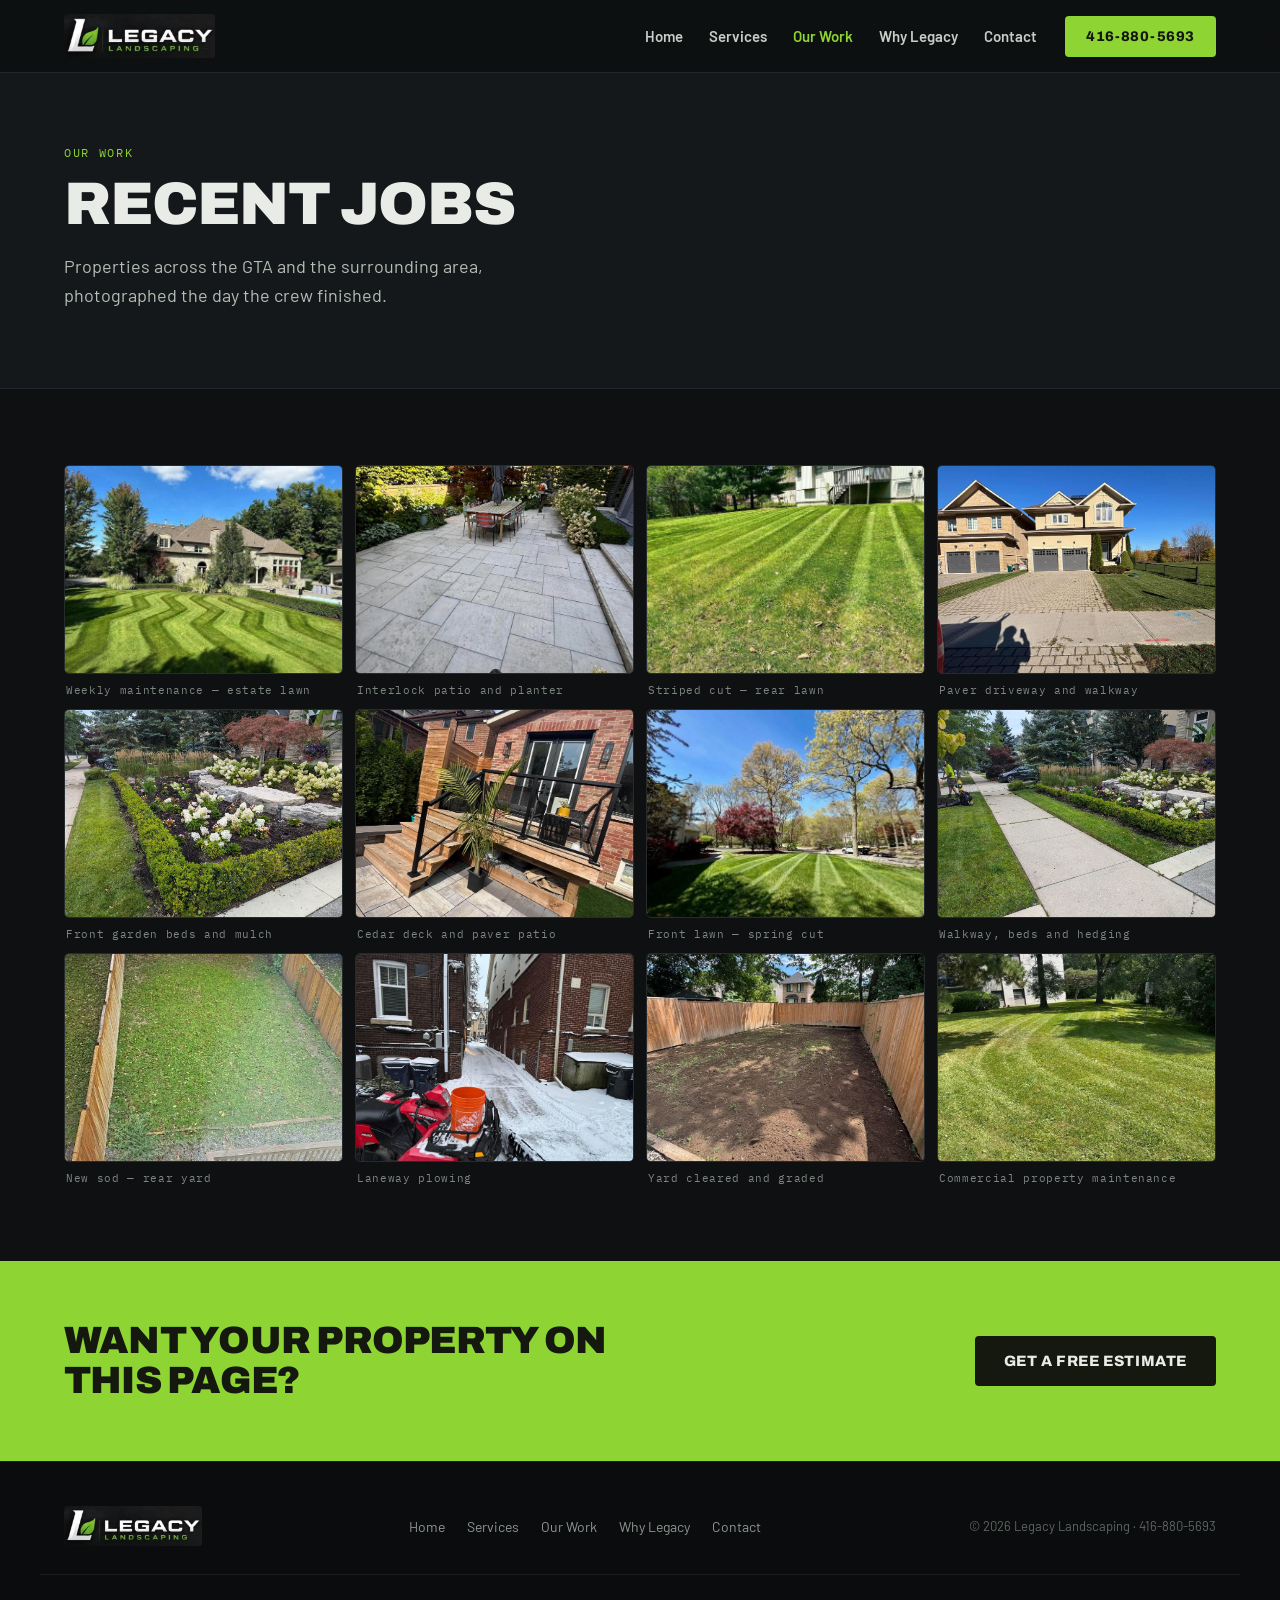
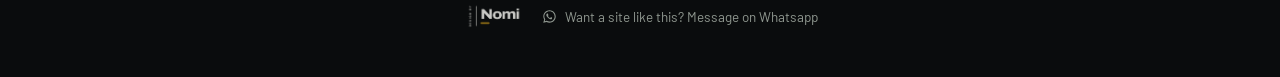
<file: work.html>
<!DOCTYPE html>
<html lang="en">
<head>
<meta charset="utf-8">
<meta name="viewport" content="width=device-width, initial-scale=1">
<title>Our Work — Legacy Landscaping</title>
<meta name="description" content="Recent landscaping, interlock, sod and snow removal jobs across the GTA and the surrounding area.">
<link rel="icon" href="assets/logo.jpg">
<link rel="preconnect" href="https://fonts.googleapis.com">
<link rel="preconnect" href="https://fonts.gstatic.com" crossorigin>
<link href="https://fonts.googleapis.com/css2?family=Archivo:wght@500;600;700;800;900&family=Barlow:wght@400;500;600;700&family=IBM+Plex+Mono:wght@400;500&display=swap" rel="stylesheet">
<link rel="stylesheet" href="style.css">
</head>
<body>
<header class="site-header">
    <div class="wrap header-inner">
      <a class="brand" href="index.html"><img src="assets/logo.jpg" alt="Legacy Landscaping"></a>
      <button class="nav-toggle" aria-label="Menu" aria-expanded="false">☰</button>
      <nav class="nav">
        <a href="index.html">Home</a>
        <a href="services.html">Services</a>
        <a href="work.html" class="is-active">Our Work</a>
        <a href="why.html">Why Legacy</a>
        <a href="contact.html">Contact</a>
      </nav>
      <a class="btn btn-green header-phone" href="tel:4168805693">416-880-5693</a>
    </div>
  </header>
  <section class="page-head">
    <div class="wrap">
      <p class="eyebrow">Our work</p>
      <h1>Recent jobs</h1>
      <p class="lede">Properties across the GTA and the surrounding area, photographed the day the crew finished.</p>
    </div>
  </section>

  <section class="band-dark">
    <div class="wrap grid-photos">
      <figure><img src="assets/photos/p24.jpeg" alt="Weekly maintenance — estate lawn" loading="lazy"><figcaption class="cap-mono">Weekly maintenance — estate lawn</figcaption></figure>
      <figure><img src="assets/photos/interlock.jpeg" alt="Interlock patio and planter" loading="lazy"><figcaption class="cap-mono">Interlock patio and planter</figcaption></figure>
      <figure><img src="assets/photos/p35.jpeg" alt="Striped cut — rear lawn" loading="lazy"><figcaption class="cap-mono">Striped cut — rear lawn</figcaption></figure>
      <figure><img src="assets/photos/p11.jpeg" alt="Paver driveway and walkway" loading="lazy"><figcaption class="cap-mono">Paver driveway and walkway</figcaption></figure>
      <figure><img src="assets/photos/p41.jpeg" alt="Front garden beds and mulch" loading="lazy"><figcaption class="cap-mono">Front garden beds and mulch</figcaption></figure>
      <figure><img src="assets/photos/p22.jpeg" alt="Cedar deck and paver patio" loading="lazy"><figcaption class="cap-mono">Cedar deck and paver patio</figcaption></figure>
      <figure><img src="assets/photos/p25.jpeg" alt="Front lawn — spring cut" loading="lazy"><figcaption class="cap-mono">Front lawn — spring cut</figcaption></figure>
      <figure><img src="assets/photos/p43.jpeg" alt="Walkway, beds and hedging" loading="lazy"><figcaption class="cap-mono">Walkway, beds and hedging</figcaption></figure>
      <figure><img src="assets/photos/p14.jpeg" alt="New sod — rear yard" loading="lazy"><figcaption class="cap-mono">New sod — rear yard</figcaption></figure>
      <figure><img src="assets/photos/p9.jpeg" alt="Laneway plowing" loading="lazy"><figcaption class="cap-mono">Laneway plowing</figcaption></figure>
      <figure><img src="assets/photos/p56.jpeg" alt="Yard cleared and graded" loading="lazy"><figcaption class="cap-mono">Yard cleared and graded</figcaption></figure>
      <figure><img src="assets/photos/p53.jpeg" alt="Commercial property maintenance" loading="lazy"><figcaption class="cap-mono">Commercial property maintenance</figcaption></figure>
    </div>
  </section>

<section class="cta">
    <div class="wrap cta-inner">
      <h2>Want your property on this page?</h2>
      <a class="btn btn-dark" href="contact.html">Get a free estimate</a>
    </div>
  </section>
<footer class="site-footer">
    <div class="wrap footer-inner">
      <img src="assets/logo.jpg" alt="Legacy Landscaping" class="footer-logo">
      <nav class="footer-nav">
        <a href="index.html">Home</a>
        <a href="services.html">Services</a>
        <a href="work.html">Our Work</a>
        <a href="why.html">Why Legacy</a>
        <a href="contact.html">Contact</a>
      </nav>
      <div class="footer-meta">&copy; 2026 Legacy Landscaping &middot; <a href="tel:4168805693">416-880-5693</a></div>
    </div>
    <div class="wrap nomi-credit">
      <a href="https://wa.me/14167703635" target="_blank" rel="noopener">
        <img src="assets/design-by-nomi.png" alt="Design By Nomi">
        <span class="nomi-wa"><svg viewBox="0 0 24 24" width="15" height="15" fill="currentColor" aria-hidden="true"><path d="M12.04 2C6.58 2 2.13 6.45 2.13 11.91c0 1.75.46 3.46 1.32 4.97L2 22l5.25-1.38a9.87 9.87 0 0 0 4.79 1.22c5.46 0 9.91-4.45 9.91-9.91C21.95 6.45 17.5 2 12.04 2Zm0 18.02c-1.5 0-2.97-.4-4.25-1.16l-.3-.18-3.12.82.83-3.04-.2-.31a8.2 8.2 0 0 1-1.26-4.36c0-4.54 3.7-8.24 8.25-8.24 2.2 0 4.27.86 5.82 2.42a8.19 8.19 0 0 1 2.42 5.83c0 4.54-3.7 8.22-8.19 8.22Zm4.52-6.16c-.25-.12-1.52-.75-1.76-.84-.24-.09-.41-.13-.58.13-.17.25-.67.84-.82 1.01-.15.17-.3.19-.55.06a6.7 6.7 0 0 1-1.98-1.22 7.4 7.4 0 0 1-1.37-1.7c-.14-.25-.02-.39.11-.51.12-.12.25-.29.38-.44.12-.15.17-.25.25-.42.08-.17.04-.31-.02-.44-.06-.12-.56-1.39-.77-1.9-.2-.5-.41-.43-.56-.44h-.48c-.17 0-.44.06-.67.31-.23.25-.88.86-.88 2.1 0 1.23.9 2.42 1.02 2.59.12.17 1.74 2.79 4.22 3.81 1.66.68 2.06.6 2.44.56.38-.04 1.22-.5 1.4-.98.17-.48.17-.89.12-.98-.05-.08-.19-.14-.44-.26Z"/></svg> Want a site like this? Message on Whatsapp</span>
      </a>
    </div>
  </footer>
<script src="script.js"></script>
</body>
</html>
</file>
<file: style.css>
:root{
  --ink:#0e1012; --ink2:#14181a; --ink3:#15191b; --line:#22262a;
  --green:#8ED433; --green-hi:#a7e85c; --green-dk:#4c7a22;
  --paper:#f4f5f2; --text:#e8ebe6; --muted:#b6bdb4; --muted2:#8f978f;
  --wrap:1200px;
}
*{box-sizing:border-box}
html{scroll-behavior:smooth}
body{margin:0;background:var(--ink);color:var(--text);font-family:Barlow,system-ui,-apple-system,sans-serif;-webkit-font-smoothing:antialiased;overflow-x:hidden}
img{max-width:100%}
a{color:var(--green);text-decoration:none}
a:hover{color:var(--green-hi)}
h1,h2,h3{font-family:Archivo,sans-serif;text-transform:uppercase;letter-spacing:-.02em;margin:0}
.wrap{max-width:var(--wrap);margin:0 auto;padding:0 24px}
.lede{color:var(--muted);font-size:clamp(16px,1.7vw,18px);line-height:1.6;max-width:520px;text-wrap:pretty}
.eyebrow{font-family:'IBM Plex Mono',monospace;font-size:12px;letter-spacing:.14em;text-transform:uppercase;color:var(--green);margin:0 0 14px}
.eyebrow-mute{color:#8a9481}
.btn{display:inline-block;font-family:Archivo,sans-serif;font-weight:800;font-size:15px;letter-spacing:.04em;text-transform:uppercase;padding:16px 28px;border-radius:4px;border:1px solid transparent;cursor:pointer}
.btn-green{background:var(--green);color:#14180f}
.btn-green:hover{background:var(--green-hi);color:#14180f}
.btn-ghost{border-color:#4a5157;color:var(--text)}
.btn-ghost:hover{border-color:var(--green);color:var(--green)}
.btn-dark{background:#14180f;color:var(--text)}
.btn-dark:hover{background:#000;color:var(--text)}
.btn-block{width:100%;padding:16px}
.btn-row{display:flex;gap:14px;flex-wrap:wrap}
.link-arrow{font-family:Archivo,sans-serif;font-weight:800;font-size:14px;letter-spacing:.06em;text-transform:uppercase;border-bottom:2px solid var(--green);padding-bottom:4px}
.link-arrow-dark{color:var(--green-dk)}

/* header */
.ticker{background:var(--green);color:#14180f;font-family:Archivo,sans-serif;font-weight:700;font-size:13px;letter-spacing:.09em;text-transform:uppercase;text-align:center;padding:9px 16px}
.site-header{position:sticky;top:0;z-index:50;background:rgba(14,16,18,.94);backdrop-filter:blur(10px);border-bottom:1px solid var(--line)}
.header-inner{display:flex;align-items:center;gap:28px;padding-top:14px;padding-bottom:14px}
.brand img{height:44px;width:auto;display:block;border-radius:3px}
.nav{display:flex;gap:26px;margin-left:auto;flex-wrap:wrap;align-items:center}
.nav a{color:#c8cec7;font-weight:600;font-size:15px}
.nav a:hover,.nav a.is-active{color:var(--green)}
.header-phone{padding:12px 20px;font-size:14px}
.nav-toggle{display:none;margin-left:auto;background:none;border:1px solid var(--line);color:var(--text);font-size:20px;border-radius:4px;padding:6px 12px;cursor:pointer}

/* hero */
.hero{position:relative;background:var(--ink2);background-size:cover;background-position:center 60%;border-bottom:1px solid var(--line)}
.hero-scrim{position:absolute;inset:0;background:linear-gradient(90deg,var(--ink) 0%,rgba(14,16,18,.88) 44%,rgba(14,16,18,.35) 100%)}
.hero-inner{position:relative;padding-top:118px;padding-bottom:126px;max-width:var(--wrap)}
.hero h1{font-weight:900;font-size:clamp(40px,6.4vw,74px);line-height:.98;margin:0 0 22px}
.hero h1 em{color:var(--green);font-style:normal}
.hero .lede{color:#c3cabf;font-size:clamp(17px,1.7vw,20px);margin:0 0 34px}
.eyebrow-pill{display:inline-flex;align-items:center;gap:10px;border:1px solid #33693a;border-radius:100px;padding:7px 16px;margin:0 0 26px;font-family:'IBM Plex Mono',monospace;font-size:12px;letter-spacing:.1em;text-transform:uppercase;color:#c3cabf}
.eyebrow-pill .dot{width:7px;height:7px;border-radius:50%;background:var(--green)}
.hero-bar{position:relative;border-top:1px solid var(--line);background:rgba(10,12,13,.78)}
.hero-bar-inner{display:grid;grid-template-columns:repeat(auto-fit,minmax(190px,1fr));gap:18px;padding-top:20px;padding-bottom:20px}
.hero-bar-inner span{color:#b1b9b0;font-size:14px;font-weight:500;display:flex;gap:10px;align-items:center}
.hero-bar-inner b{color:var(--green)}

/* bands */
.band-dark{background:var(--ink);padding:76px 0}
.band-dark2{background:var(--ink2);padding:84px 0;border-top:1px solid var(--line)}
.band-light{background:var(--paper);color:var(--ink2);padding:80px 0}
.band-light h2,.band-light h3{color:var(--ink2)}
.page-head{background:var(--ink2);border-bottom:1px solid var(--line);padding:72px 0 60px}
.page-head h1{font-weight:900;font-size:clamp(36px,5.2vw,60px);line-height:1;margin:0 0 18px}
.page-head-photo{position:relative;background-size:cover;background-position:center;padding:84px 0 76px}
.page-head-photo .hero-scrim{background:linear-gradient(90deg,var(--ink) 6%,rgba(14,16,18,.86) 50%,rgba(14,16,18,.35) 100%)}
.page-head-inner{position:relative}
.page-head-photo .lede{color:#c3cabf}
.two-col{display:grid;grid-template-columns:repeat(auto-fit,minmax(300px,1fr));gap:48px;align-items:start}
.section-head{display:flex;align-items:flex-end;justify-content:space-between;gap:24px;flex-wrap:wrap;margin-bottom:30px}
.section-head h2{font-weight:800;font-size:clamp(28px,4vw,44px);line-height:1.04}

/* jump list */
.jump-list{margin:0;padding:0;list-style:none;border-top:1px solid #262b2e}
.jump-list li{border-bottom:1px solid #262b2e}
.jump-list a{display:flex;align-items:center;gap:18px;padding:16px 4px;color:var(--text)}
.jump-list a:hover{color:var(--green)}
.jump-list .num{font-family:'IBM Plex Mono',monospace;font-size:12px;color:#8a9481;width:24px}
.jump-list .name{font-family:Archivo,sans-serif;font-weight:700;font-size:19px;text-transform:uppercase}
.jump-list .arrow{margin-left:auto;color:var(--green);font-size:18px}

/* services */
.service{padding:76px 0;border-bottom:1px solid #1d2124;scroll-margin-top:84px}
.service-head{display:flex;align-items:flex-end;justify-content:space-between;gap:24px;flex-wrap:wrap;margin-bottom:12px}
.service-head h2{font-weight:800;font-size:clamp(28px,3.6vw,42px);line-height:1.04}
.pill{font-family:Archivo,sans-serif;font-weight:700;font-size:13px;letter-spacing:.08em;text-transform:uppercase;color:var(--green);border:1px solid #33693a;border-radius:100px;padding:8px 16px}
.service-body{color:var(--muted);font-size:17px;line-height:1.65;margin:0 0 14px;max-width:620px;text-wrap:pretty}
.service-points{margin:0 0 32px;padding-left:18px;color:#98a098;font-size:16px;line-height:1.9;max-width:620px}

/* photo grids */
.grid-photos{display:grid;grid-template-columns:repeat(auto-fit,minmax(240px,1fr));gap:12px}
.grid-photos figure{margin:0;position:relative}
.grid-photos img,.grid-4 img{width:100%;aspect-ratio:4/3;object-fit:cover;border-radius:5px;border:1px solid #262b2e;display:block}
.grid-photos .has-cap figcaption{position:absolute;top:10px;left:10px;background:var(--green);color:#14180f;font-family:Archivo,sans-serif;font-weight:800;font-size:12px;letter-spacing:.1em;text-transform:uppercase;padding:6px 12px;border-radius:3px}
.cap-mono{font-family:'IBM Plex Mono',monospace;font-size:11px;letter-spacing:.06em;color:#7e877e;padding:9px 2px 0}
.grid-4{display:grid;grid-template-columns:repeat(auto-fit,minmax(230px,1fr));gap:12px}

/* why */
.stats{display:grid;grid-template-columns:repeat(auto-fit,minmax(150px,1fr));gap:24px;margin-bottom:52px}
.stats b{display:block;font-family:Archivo,sans-serif;font-weight:900;font-size:44px;color:var(--green);line-height:1}
.stats span{color:var(--muted2);font-size:15px;margin-top:6px;display:block}
.reasons{display:grid;grid-template-columns:repeat(auto-fit,minmax(280px,1fr));gap:2px;border:1px solid var(--line);border-radius:6px;overflow:hidden}
.reason{background:var(--ink3);padding:28px;display:flex;gap:18px;align-items:flex-start}
.reason-n{flex:0 0 auto;width:34px;height:34px;border-radius:4px;background:#1f2a18;color:var(--green);font-family:Archivo,sans-serif;font-weight:800;font-size:14px;display:flex;align-items:center;justify-content:center}
.reason h3{font-weight:700;font-size:18px;margin:0 0 8px;letter-spacing:.01em}
.reason p{margin:0;color:#98a098;font-size:15px;line-height:1.6;text-wrap:pretty}

/* reviews */
.reviews{display:grid;grid-template-columns:repeat(auto-fit,minmax(300px,1fr));gap:18px;align-items:start}
.review{margin:0;background:#fff;border:1px solid #e2e5dd;border-radius:6px;padding:28px;display:flex;flex-direction:column;gap:14px}
.review .stars{color:var(--green);font-size:15px;letter-spacing:3px}
.review h3{font-weight:800;font-size:19px;letter-spacing:-.01em}
.review blockquote{margin:0;font-size:16px;line-height:1.65;color:#2c332c;white-space:pre-line;text-wrap:pretty}
.review figcaption{margin-top:auto;padding-top:8px;border-top:1px solid #edefe9;display:flex;flex-direction:column;gap:3px}
.rev-name{font-family:Archivo,sans-serif;font-weight:700;font-size:14px;color:var(--ink2)}
.rev-meta{font-family:'IBM Plex Mono',monospace;font-size:11px;letter-spacing:.06em;color:#7b837a}

/* contact */
.contact{padding:72px 0 88px}
.contact h1{font-weight:900;font-size:clamp(36px,5vw,58px);line-height:1;margin:0 0 20px}
.contact-details{display:flex;flex-direction:column;gap:14px;border-top:1px solid var(--line);padding-top:28px;margin-top:32px}
.contact-details p{color:#7e877e;font-size:15px;line-height:1.7;margin:0}
.big-phone{font-family:Archivo,sans-serif;font-weight:900;font-size:32px;color:var(--text)}
.big-phone:hover{color:var(--green)}
.contact-photo{width:100%;aspect-ratio:16/9;object-fit:cover;border-radius:6px;border:1px solid #262b2e;margin-top:32px;display:block}
.quote-form{background:var(--ink3);border:1px solid var(--line);border-radius:6px;padding:30px;display:flex;flex-direction:column;gap:16px;align-self:start}
.quote-form label{display:flex;flex-direction:column;gap:7px;font-family:Archivo,sans-serif;font-weight:700;font-size:12px;letter-spacing:.08em;text-transform:uppercase;color:#9aa39a}
.field-row{display:grid;grid-template-columns:repeat(auto-fit,minmax(150px,1fr));gap:16px}
.quote-form input,.quote-form select,.quote-form textarea{background:var(--ink);border:1px solid #2c3236;border-radius:4px;padding:13px 14px;color:var(--text);font-family:Barlow,sans-serif;font-size:15px;outline:none}
.quote-form textarea{resize:vertical}
.quote-form input:focus,.quote-form select:focus,.quote-form textarea:focus{border-color:var(--green)}
.form-note{margin:0;color:#7e877e;font-size:14px;text-align:center}

/* cta + footer */
.cta{background:var(--green);color:#14180f;padding:60px 0}
.cta-inner{display:flex;gap:28px;flex-wrap:wrap;align-items:center;justify-content:space-between}
.cta h2{font-weight:900;font-size:clamp(26px,3.4vw,38px);max-width:620px;line-height:1.05;color:#14180f}
.site-footer{background:#0a0c0d;border-top:1px solid #1d2124;padding:44px 0}
.footer-inner{display:flex;gap:26px;flex-wrap:wrap;align-items:center;justify-content:space-between}
.footer-logo{height:40px;width:auto;display:block;border-radius:3px}
.footer-nav{display:flex;gap:22px;flex-wrap:wrap}
.footer-nav a{color:var(--muted2);font-size:14px}
.footer-nav a:hover{color:var(--green)}
.footer-meta{color:#5f665f;font-size:13px}
.footer-meta a{color:#5f665f}

@media (max-width:860px){
  .nav-toggle{display:block}
  .nav{display:none;order:3;width:100%;flex-direction:column;gap:4px;margin:8px 0 0}
  .nav.is-open{display:flex}
  .nav a{padding:10px 0;border-bottom:1px solid var(--line);width:100%}
  .header-inner{flex-wrap:wrap;gap:12px}
  .header-phone{order:4;width:100%;text-align:center}
  .hero-inner{padding-top:76px;padding-bottom:80px}
  .service{padding:56px 0}
  .band-dark,.band-dark2,.band-light{padding:56px 0}
}

.nomi-credit{margin-top:28px;padding-top:24px;border-top:1px solid #1a1e20;display:flex;justify-content:center;text-align:center}
.nomi-credit a{display:inline-flex;align-items:center;gap:16px;flex-wrap:wrap;justify-content:center;color:#8f978f;font-size:13.5px}
.nomi-credit a:hover{color:var(--green)}
.nomi-credit img{height:34px;width:auto;display:block;opacity:.85}
.nomi-credit a:hover img{opacity:1}
.nomi-wa{display:inline-flex;align-items:center;gap:8px}
</file>
